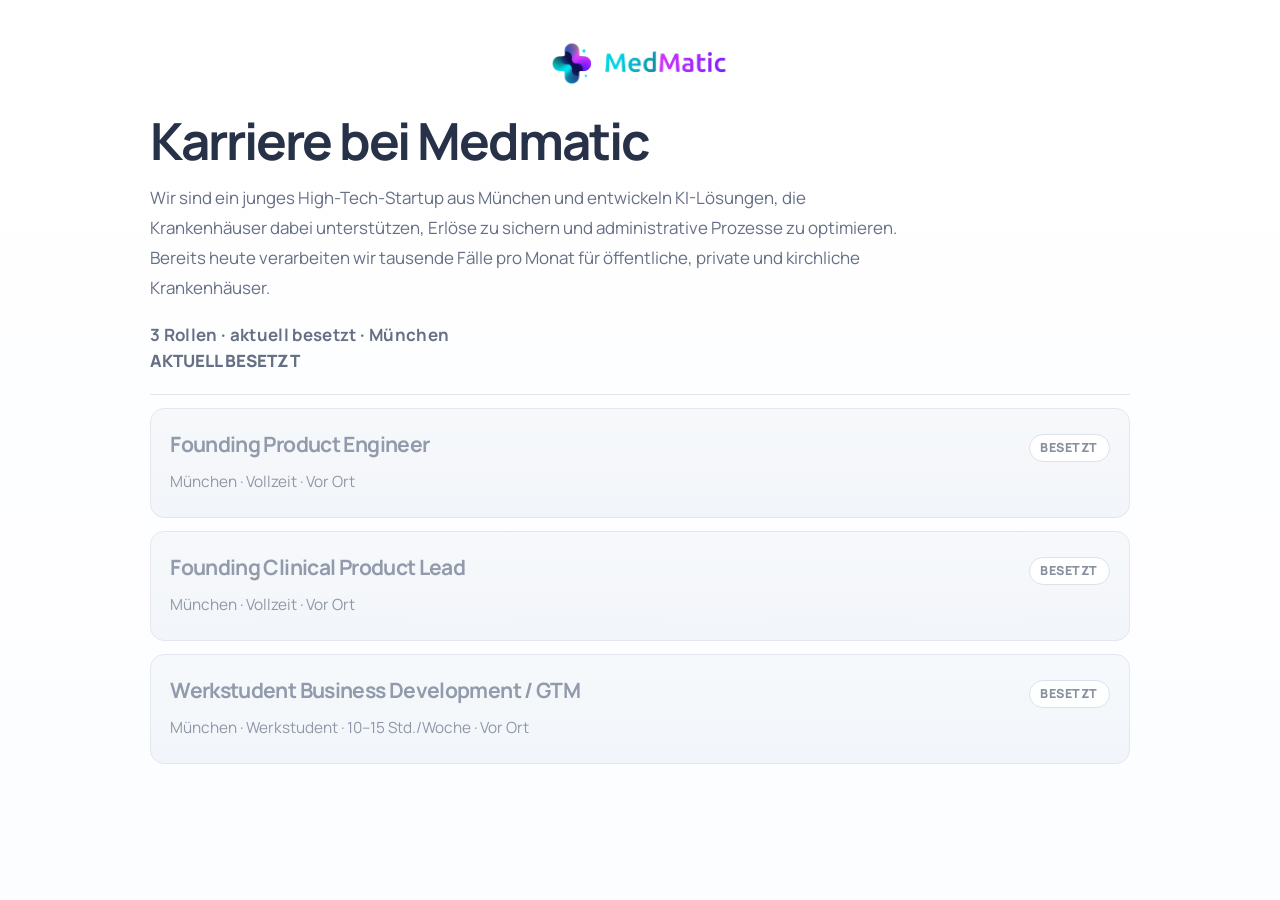
<file: index.html>
<!doctype html>
<html lang="de">
  <head>
    <meta charset="UTF-8" />
    <meta name="viewport" content="width=device-width, initial-scale=1.0" />
    <title>Karriere | Medmatic</title>
    <meta
      name="description"
      content="Karriereseite mit Rollen bei Medmatic. Aktuell sind alle Positionen besetzt."
    />
    <link rel="icon" href="./favicon.ico" sizes="any" />
    <link rel="shortcut icon" href="./favicon.ico" />
    <meta property="og:type" content="website" />
    <meta property="og:site_name" content="Medmatic" />
    <meta property="og:title" content="Karriere | Medmatic" />
    <meta
      property="og:description"
      content="Karriereseite mit Rollen bei Medmatic. Aktuell sind alle Positionen besetzt."
    />
    <meta property="og:image" content="./assets/MedMaticLinkedin.png" />
    <meta property="og:image:type" content="image/png" />
    <meta name="twitter:card" content="summary_large_image" />
    <meta name="twitter:title" content="Karriere | Medmatic" />
    <meta
      name="twitter:description"
      content="Karriereseite mit Rollen bei Medmatic. Aktuell sind alle Positionen besetzt."
    />
    <meta name="twitter:image" content="./assets/MedMaticLinkedin.png" />
    <link rel="preconnect" href="https://fonts.googleapis.com" />
    <link rel="preconnect" href="https://fonts.gstatic.com" crossorigin />
    <link
      href="https://fonts.googleapis.com/css2?family=Manrope:wght@400;500;600;700;800&display=swap"
      rel="stylesheet"
    />
    <link rel="stylesheet" href="./styles.css" />
  </head>
  <body>
    <main class="page-shell page-shell--narrow">
      <article class="job-card">
        <header class="overview-header" data-reveal>
          <a class="brand brand--center brand--link" href="https://medmatic.io/">
            <img
              class="brand__logo"
              src="./assets/Medmatic_Logo.png"
              alt="Medmatic"
            />
          </a>

          <div class="overview-copy">
            <h1>Karriere bei Medmatic</h1>
            <p>
              Wir sind ein junges High-Tech-Startup aus München und entwickeln
              KI-Lösungen, die Krankenhäuser dabei unterstützen, Erlöse zu
              sichern und administrative Prozesse zu optimieren. Bereits heute
              verarbeiten wir tausende Fälle pro Monat für öffentliche, private
              und kirchliche Krankenhäuser.
            </p>
            <p class="overview-subline">3 Rollen · aktuell besetzt · München</p>
          </div>
        </header>

        <section class="section" data-reveal>
          <h2 class="section-heading section-heading--small">Aktuell besetzt</h2>

          <div class="jobs-list">
            <div class="job-row job-row--filled" aria-disabled="true">
              <div class="job-row__header">
                <h3 class="job-row__title">Founding Product Engineer</h3>
                <span class="job-row__status">Besetzt</span>
              </div>
              <div class="job-row__meta">München · Vollzeit · Vor Ort</div>
            </div>
            <div class="job-row job-row--filled" aria-disabled="true">
              <div class="job-row__header">
                <h3 class="job-row__title">Founding Clinical Product Lead</h3>
                <span class="job-row__status">Besetzt</span>
              </div>
              <div class="job-row__meta">München · Vollzeit · Vor Ort</div>
            </div>
            <div class="job-row job-row--filled" aria-disabled="true">
              <div class="job-row__header">
                <h3 class="job-row__title">Werkstudent Business Development / GTM</h3>
                <span class="job-row__status">Besetzt</span>
              </div>
              <div class="job-row__meta">München · Werkstudent · 10–15 Std./Woche · Vor Ort</div>
            </div>
          </div>
        </section>
      </article>
    </main>
    <script src="./script.js"></script>
  </body>
</html>
</file>
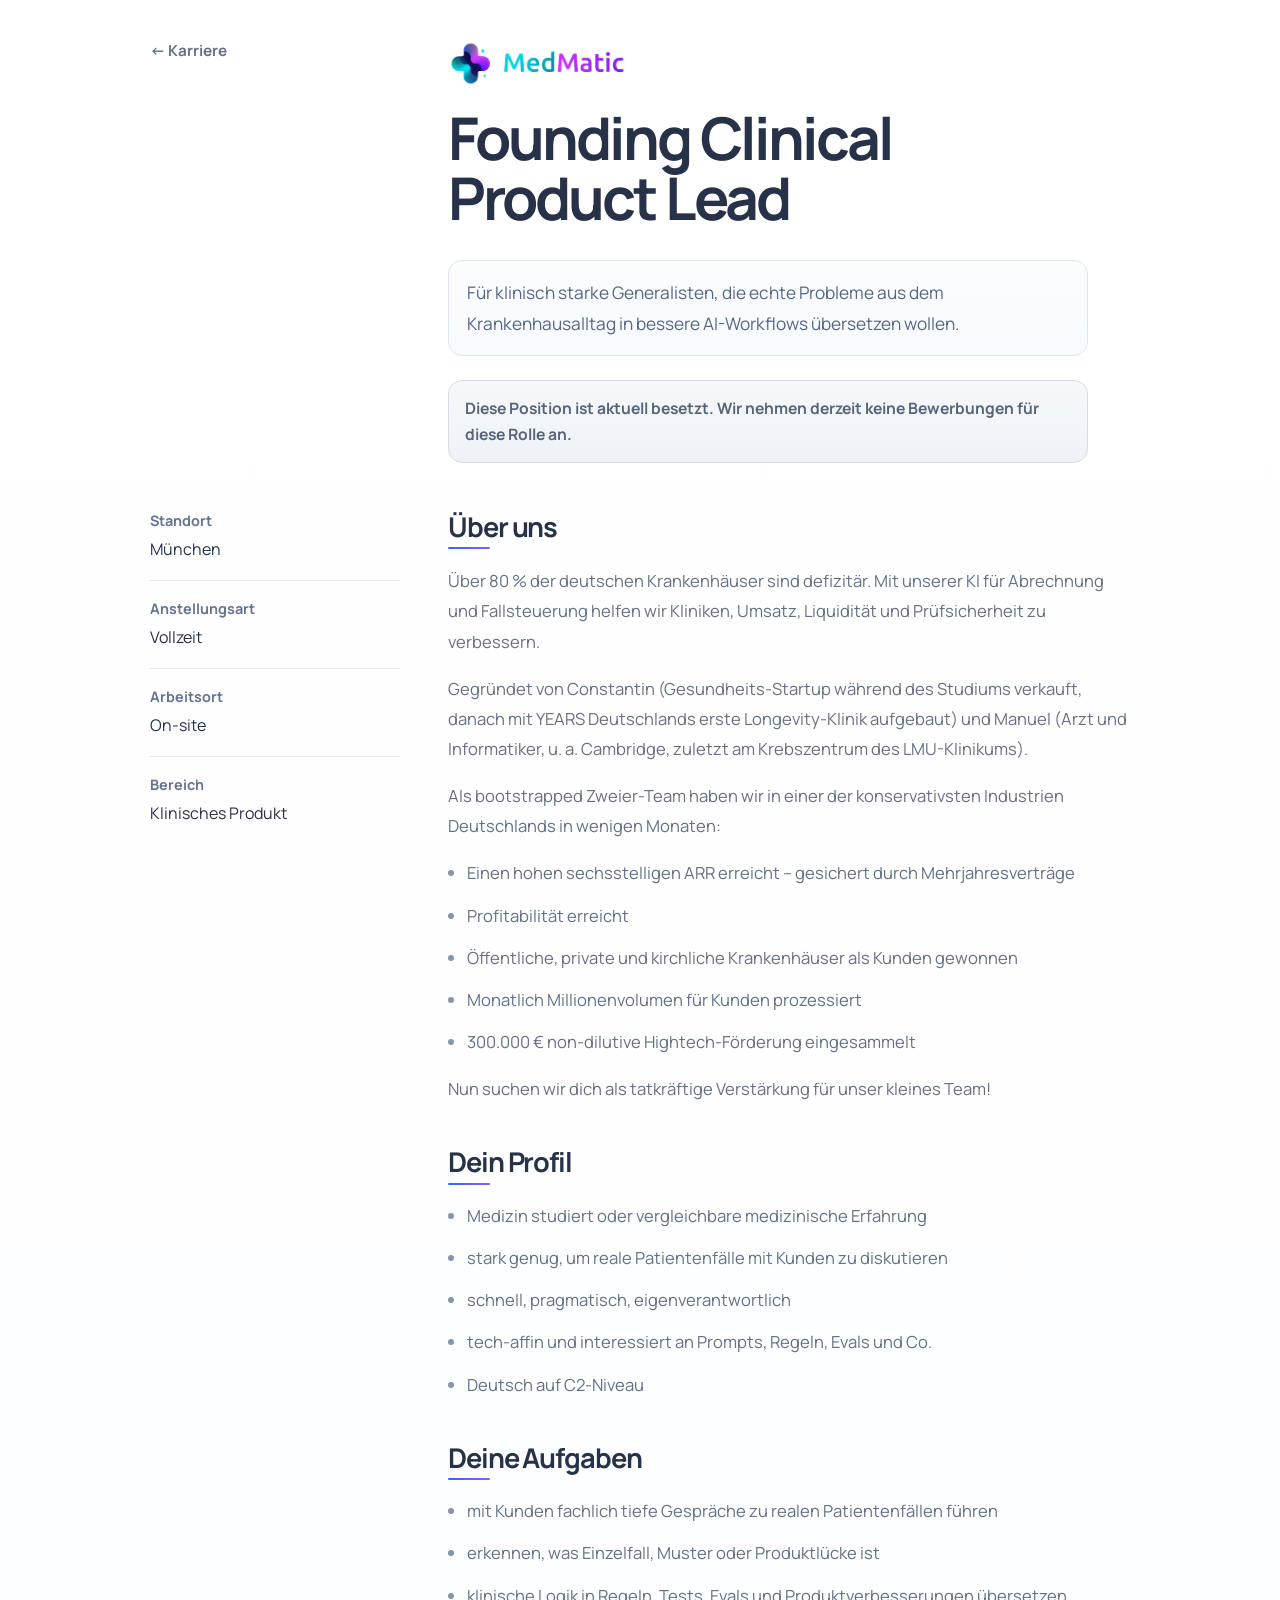
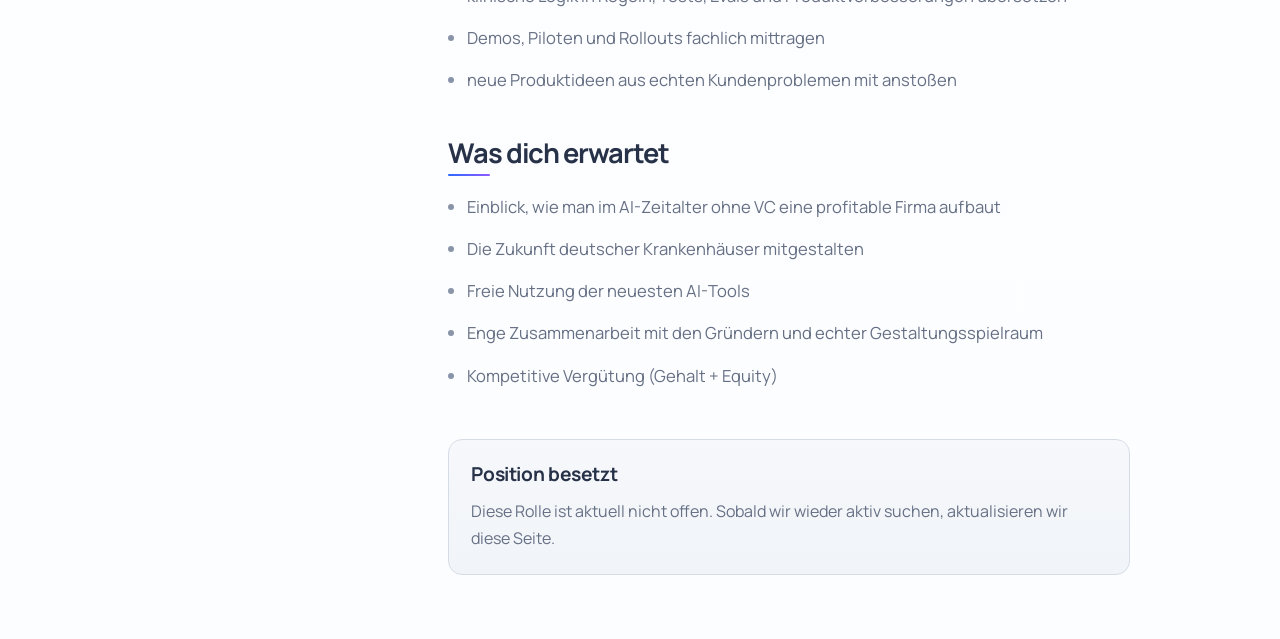
<file: clinical-product-lead.html>
<!doctype html>
<html lang="de">
  <head>
    <meta charset="UTF-8" />
    <meta name="viewport" content="width=device-width, initial-scale=1.0" />
    <title>Founding Clinical Product Lead | Karriere bei Medmatic</title>
    <meta
      name="description"
      content="Karriereseite für die Rolle Founding Clinical Product Lead bei Medmatic."
    />
    <link rel="icon" href="./favicon.ico" sizes="any" />
    <link rel="shortcut icon" href="./favicon.ico" />
    <meta property="og:type" content="website" />
    <meta property="og:site_name" content="Medmatic" />
    <meta
      property="og:title"
      content="Founding Clinical Product Lead | Karriere bei Medmatic"
    />
    <meta
      property="og:description"
      content="Karriereseite für die Rolle Founding Clinical Product Lead bei Medmatic."
    />
    <meta property="og:image" content="./assets/MedMaticLinkedin.png" />
    <meta property="og:image:type" content="image/png" />
    <meta name="twitter:card" content="summary_large_image" />
    <meta
      name="twitter:title"
      content="Founding Clinical Product Lead | Karriere bei Medmatic"
    />
    <meta
      name="twitter:description"
      content="Karriereseite für die Rolle Founding Clinical Product Lead bei Medmatic."
    />
    <meta name="twitter:image" content="./assets/MedMaticLinkedin.png" />
    <link rel="preconnect" href="https://fonts.googleapis.com" />
    <link rel="preconnect" href="https://fonts.gstatic.com" crossorigin />
    <link
      href="https://fonts.googleapis.com/css2?family=Manrope:wght@400;500;600;700;800&display=swap"
      rel="stylesheet"
    />
    <link rel="stylesheet" href="./styles.css" />
  </head>
  <body>
    <main class="page-shell page-shell--narrow">
      <article class="job-card">
        <header class="section--intro" data-reveal>
          <div class="detail-topbar">
            <a class="back-link" href="./index.html">← Karriere</a>
            <a class="brand brand--link" href="https://medmatic.io/">
              <img
                class="brand__logo"
                src="./assets/Medmatic_Logo.png"
                alt="Medmatic"
              />
            </a>
          </div>

          <div class="detail-header">
            <h1 class="detail-title">Founding Clinical Product Lead</h1>
            <div class="detail-pills-mobile" aria-label="Rahmendaten">
              <span class="detail-pill">München</span>
              <span class="detail-pill">Vollzeit</span>
              <span class="detail-pill">On-site</span>
              <span class="detail-pill">Klinisches Produkt</span>
            </div>
            <p class="detail-intro">
              Für klinisch starke Generalisten, die echte Probleme aus dem Krankenhausalltag in bessere AI-Workflows übersetzen wollen.
            </p>
            <p class="detail-status" role="status">
              Diese Position ist aktuell besetzt. Wir nehmen derzeit keine
              Bewerbungen für diese Rolle an.
            </p>
          </div>
        </header>

        <section class="section" data-reveal>
          <div class="detail-layout">
            <aside class="detail-sidebar">
              <div class="meta-list">
                <div class="meta-item">
                  <span class="meta-label">Standort</span>
                  <span class="meta-value">München</span>
                </div>
                <div class="meta-item">
                  <span class="meta-label">Anstellungsart</span>
                  <span class="meta-value">Vollzeit</span>
                </div>
                <div class="meta-item">
                  <span class="meta-label">Arbeitsort</span>
                  <span class="meta-value">On-site</span>
                </div>
                <div class="meta-item">
                  <span class="meta-label">Bereich</span>
                  <span class="meta-value">Klinisches Produkt</span>
                </div>
              </div>
            </aside>

            <div class="detail-content">
              <section class="content-section content-copy">
                <h2>Über uns</h2>
                <p>
                  Über 80 % der deutschen Krankenhäuser sind defizitär. Mit
                  unserer KI für Abrechnung und Fallsteuerung helfen wir
                  Kliniken, Umsatz, Liquidität und Prüfsicherheit zu
                  verbessern.
                </p>
                <p>
                  Gegründet von Constantin (Gesundheits-Startup während des
                  Studiums verkauft, danach mit YEARS Deutschlands erste
                  Longevity-Klinik aufgebaut) und Manuel (Arzt und
                  Informatiker, u. a. Cambridge, zuletzt am Krebszentrum des
                  LMU-Klinikums).
                </p>
                <p>
                  Als bootstrapped Zweier-Team haben wir in einer der
                  konservativsten Industrien Deutschlands in wenigen Monaten:
                </p>
                <ul>
                  <li>Einen hohen sechsstelligen ARR erreicht – gesichert durch Mehrjahresverträge</li>
                  <li>Profitabilität erreicht</li>
                  <li>Öffentliche, private und kirchliche Krankenhäuser als Kunden gewonnen</li>
                  <li>Monatlich Millionenvolumen für Kunden prozessiert</li>
                  <li>300.000 € non-dilutive Hightech-Förderung eingesammelt</li>
                </ul>
                <p>
                  Nun suchen wir dich als tatkräftige Verstärkung für unser kleines Team!
                                  </p>
              </section>

              <section class="content-section content-copy" id="profil">
                <h2>Dein Profil</h2>
                <ul>
                  <li>Medizin studiert oder vergleichbare medizinische Erfahrung</li>
                  <li>stark genug, um reale Patientenfälle mit Kunden zu diskutieren</li>
                  <li>schnell, pragmatisch, eigenverantwortlich</li>
                  <li>tech-affin und interessiert an Prompts, Regeln, Evals und Co.</li>
                  <li>Deutsch auf C2-Niveau</li>
                </ul>
              </section>

              <section class="content-section content-copy">
                <h2>Deine Aufgaben</h2>
                <ul>
                  <li>mit Kunden fachlich tiefe Gespräche zu realen Patientenfällen führen</li>
                  <li>erkennen, was Einzelfall, Muster oder Produktlücke ist</li>
                  <li>klinische Logik in Regeln, Tests, Evals und Produktverbesserungen übersetzen</li>
                  <li>Demos, Piloten und Rollouts fachlich mittragen</li>
                  <li>neue Produktideen aus echten Kundenproblemen mit anstoßen</li>
                </ul>
              </section>

              <section class="content-section content-copy">
                <h2>Was dich erwartet</h2>
                <ul>
                  <li>Einblick, wie man im AI-Zeitalter ohne VC eine profitable Firma aufbaut</li>
                  <li>Die Zukunft deutscher Krankenhäuser mitgestalten</li>
                  <li>Freie Nutzung der neuesten AI-Tools</li>
                  <li>Enge Zusammenarbeit mit den Gründern und echter Gestaltungsspielraum</li>
                  <li>Kompetitive Vergütung (Gehalt + Equity)</li>
                </ul>
              </section>

              <section class="apply-box apply-box--filled">
                <h2>Position besetzt</h2>
                <p>
                  Diese Rolle ist aktuell nicht offen. Sobald wir wieder aktiv
                  suchen, aktualisieren wir diese Seite.
                </p>
              </section>
            </div>
          </div>
        </section>
      </article>
    </main>
    <script src="./script.js"></script>
  </body>
</html>
</file>
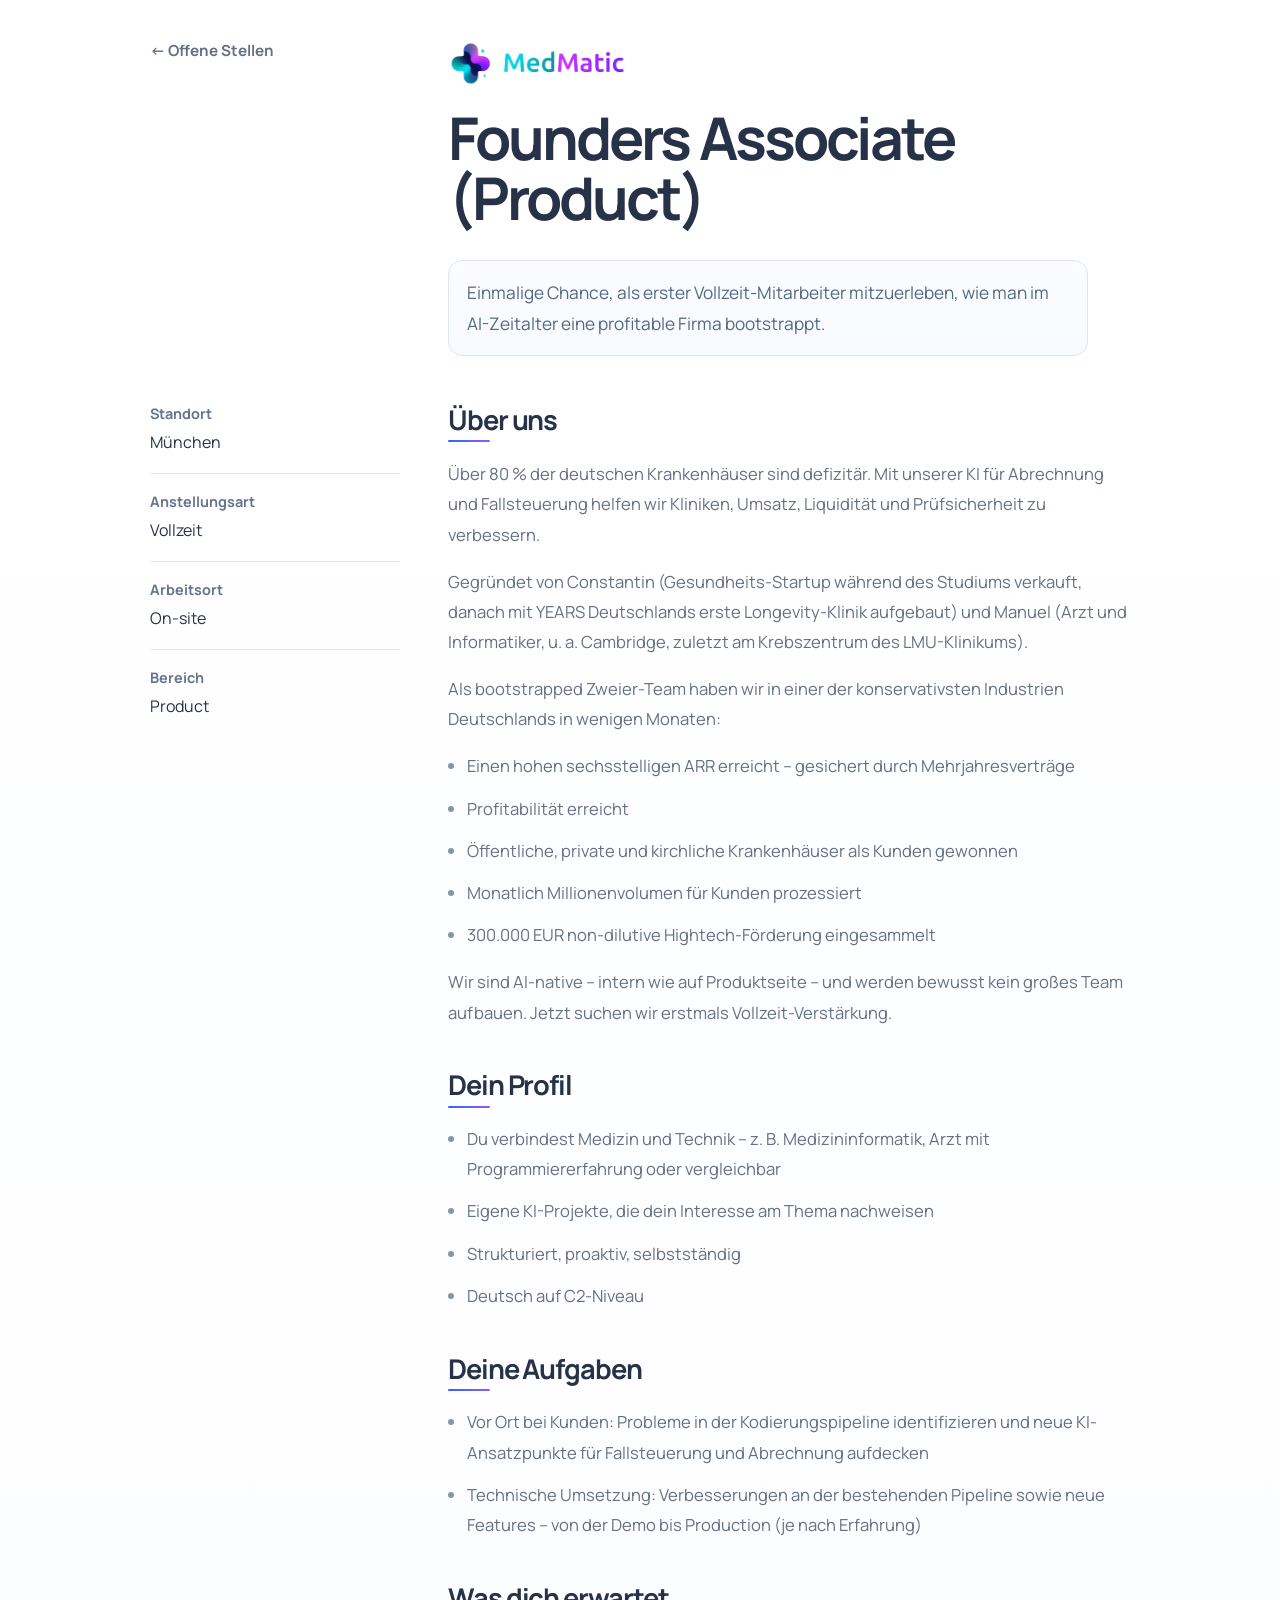
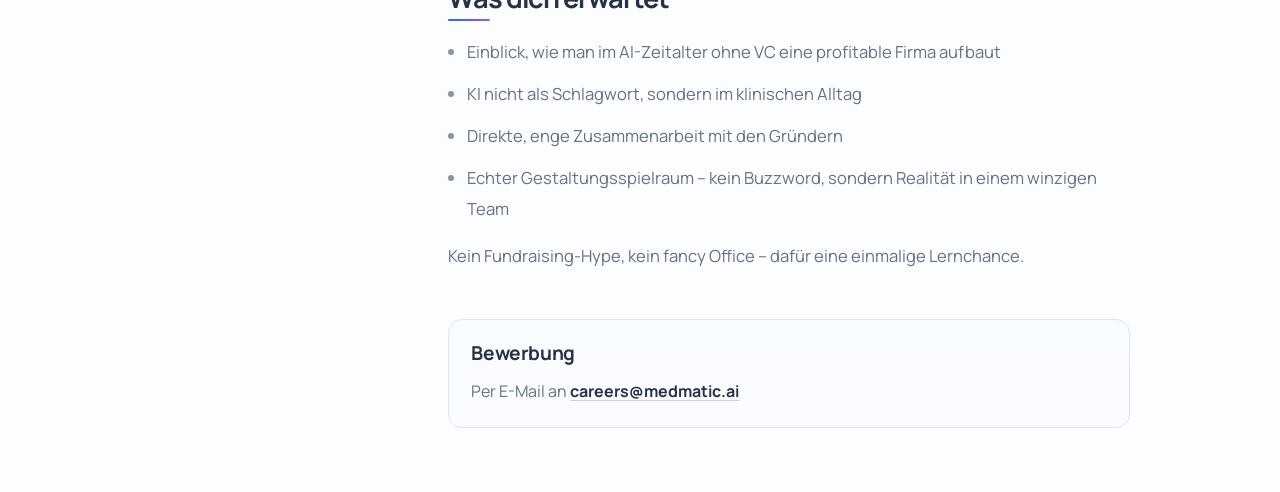
<file: founders-associate-product.html>
<!doctype html>
<html lang="de">
  <head>
    <meta charset="UTF-8" />
    <meta name="viewport" content="width=device-width, initial-scale=1.0" />
    <title>Founders Associate (Product) | Karriere bei Medmatic</title>
    <meta
      name="description"
      content="Karriereseite für die Rolle Founders Associate (Product) bei Medmatic."
    />
    <link rel="icon" href="./favicon.ico" sizes="any" />
    <link rel="shortcut icon" href="./favicon.ico" />
    <meta property="og:type" content="website" />
    <meta property="og:site_name" content="Medmatic" />
    <meta
      property="og:title"
      content="Founders Associate (Product) | Karriere bei Medmatic"
    />
    <meta
      property="og:description"
      content="Karriereseite für die Rolle Founders Associate (Product) bei Medmatic."
    />
    <meta property="og:image" content="./assets/MedMaticLinkedin.png" />
    <meta property="og:image:type" content="image/png" />
    <meta name="twitter:card" content="summary_large_image" />
    <meta
      name="twitter:title"
      content="Founders Associate (Product) | Karriere bei Medmatic"
    />
    <meta
      name="twitter:description"
      content="Karriereseite für die Rolle Founders Associate (Product) bei Medmatic."
    />
    <meta name="twitter:image" content="./assets/MedMaticLinkedin.png" />
    <link rel="preconnect" href="https://fonts.googleapis.com" />
    <link rel="preconnect" href="https://fonts.gstatic.com" crossorigin />
    <link
      href="https://fonts.googleapis.com/css2?family=Manrope:wght@400;500;600;700;800&display=swap"
      rel="stylesheet"
    />
    <link rel="stylesheet" href="./styles.css" />
  </head>
  <body>
    <main class="page-shell page-shell--narrow">
      <article class="job-card">
        <header class="section--intro" data-reveal>
          <div class="detail-topbar">
            <a class="back-link" href="./index.html">← Offene Stellen</a>
            <a class="brand brand--link" href="https://medmatic.io/">
              <img
                class="brand__logo"
                src="./assets/Medmatic_Logo.png"
                alt="Medmatic"
              />
            </a>
          </div>

          <div class="detail-header">
            <h1 class="detail-title">Founders Associate (Product)</h1>
            <div class="detail-pills-mobile" aria-label="Rahmendaten">
              <span class="detail-pill">München</span>
              <span class="detail-pill">Vollzeit</span>
              <span class="detail-pill">On-site</span>
              <span class="detail-pill">Product</span>
            </div>
            <p class="detail-intro">
              Einmalige Chance, als erster Vollzeit-Mitarbeiter mitzuerleben,
              wie man im AI-Zeitalter eine profitable Firma bootstrappt.
            </p>
          </div>
        </header>

        <section class="section" data-reveal>
          <div class="detail-layout">
            <aside class="detail-sidebar">
              <div class="meta-list">
                <div class="meta-item">
                  <span class="meta-label">Standort</span>
                  <span class="meta-value">München</span>
                </div>
                <div class="meta-item">
                  <span class="meta-label">Anstellungsart</span>
                  <span class="meta-value">Vollzeit</span>
                </div>
                <div class="meta-item">
                  <span class="meta-label">Arbeitsort</span>
                  <span class="meta-value">On-site</span>
                </div>
                <div class="meta-item">
                  <span class="meta-label">Bereich</span>
                  <span class="meta-value">Product</span>
                </div>
              </div>
            </aside>

            <div class="detail-content">
              <section class="content-section content-copy">
                <h2>Über uns</h2>
                <p>
                  Über 80 % der deutschen Krankenhäuser sind defizitär. Mit
                  unserer KI für Abrechnung und Fallsteuerung helfen wir
                  Kliniken, Umsatz, Liquidität und Prüfsicherheit zu
                  verbessern.
                </p>
                <p>
                  Gegründet von Constantin (Gesundheits-Startup während des
                  Studiums verkauft, danach mit YEARS Deutschlands erste
                  Longevity-Klinik aufgebaut) und Manuel (Arzt und
                  Informatiker, u. a. Cambridge, zuletzt am Krebszentrum des
                  LMU-Klinikums).
                </p>
                <p>
                  Als bootstrapped Zweier-Team haben wir in einer der
                  konservativsten Industrien Deutschlands in wenigen Monaten:
                </p>
                <ul>
                  <li>Einen hohen sechsstelligen ARR erreicht – gesichert durch Mehrjahresverträge</li>
                  <li>Profitabilität erreicht</li>
                  <li>Öffentliche, private und kirchliche Krankenhäuser als Kunden gewonnen</li>
                  <li>Monatlich Millionenvolumen für Kunden prozessiert</li>
                  <li>300.000 EUR non-dilutive Hightech-Förderung eingesammelt</li>
                </ul>
                <p>
                  Wir sind AI-native – intern wie auf Produktseite – und werden
                  bewusst kein großes Team aufbauen. Jetzt suchen wir erstmals
                  Vollzeit-Verstärkung.
                </p>
              </section>

              <section class="content-section content-copy" id="profil">
                <h2>Dein Profil</h2>
                <ul>
                  <li>Du verbindest Medizin und Technik – z. B. Medizininformatik, Arzt mit Programmiererfahrung oder vergleichbar</li>
                  <li>Eigene KI-Projekte, die dein Interesse am Thema nachweisen</li>
                  <li>Strukturiert, proaktiv, selbstständig</li>
                  <li>Deutsch auf C2-Niveau</li>
                </ul>
              </section>

              <section class="content-section content-copy">
                <h2>Deine Aufgaben</h2>
                <ul>
                  <li>Vor Ort bei Kunden: Probleme in der Kodierungspipeline identifizieren und neue KI-Ansatzpunkte für Fallsteuerung und Abrechnung aufdecken</li>
                  <li>Technische Umsetzung: Verbesserungen an der bestehenden Pipeline sowie neue Features – von der Demo bis Production (je nach Erfahrung)</li>
                </ul>
              </section>

              <section class="content-section content-copy">
                <h2>Was dich erwartet</h2>
                <ul>
                  <li>Einblick, wie man im AI-Zeitalter ohne VC eine profitable Firma aufbaut</li>
                  <li>KI nicht als Schlagwort, sondern im klinischen Alltag</li>
                  <li>Direkte, enge Zusammenarbeit mit den Gründern</li>
                  <li>Echter Gestaltungsspielraum – kein Buzzword, sondern Realität in einem winzigen Team</li>
                </ul>
                <p>
                  Kein Fundraising-Hype, kein fancy Office – dafür eine
                  einmalige Lernchance.
                </p>
              </section>

              <section class="apply-box">
                <h2>Bewerbung</h2>
                <p>
                  Per E-Mail an
                  <a class="text-link" href="mailto:careers@medmatic.ai">
                    careers@medmatic.ai
                  </a>
                </p>
              </section>
            </div>
          </div>
        </section>
      </article>
    </main>
    <script src="./script.js"></script>
  </body>
</html>
</file>
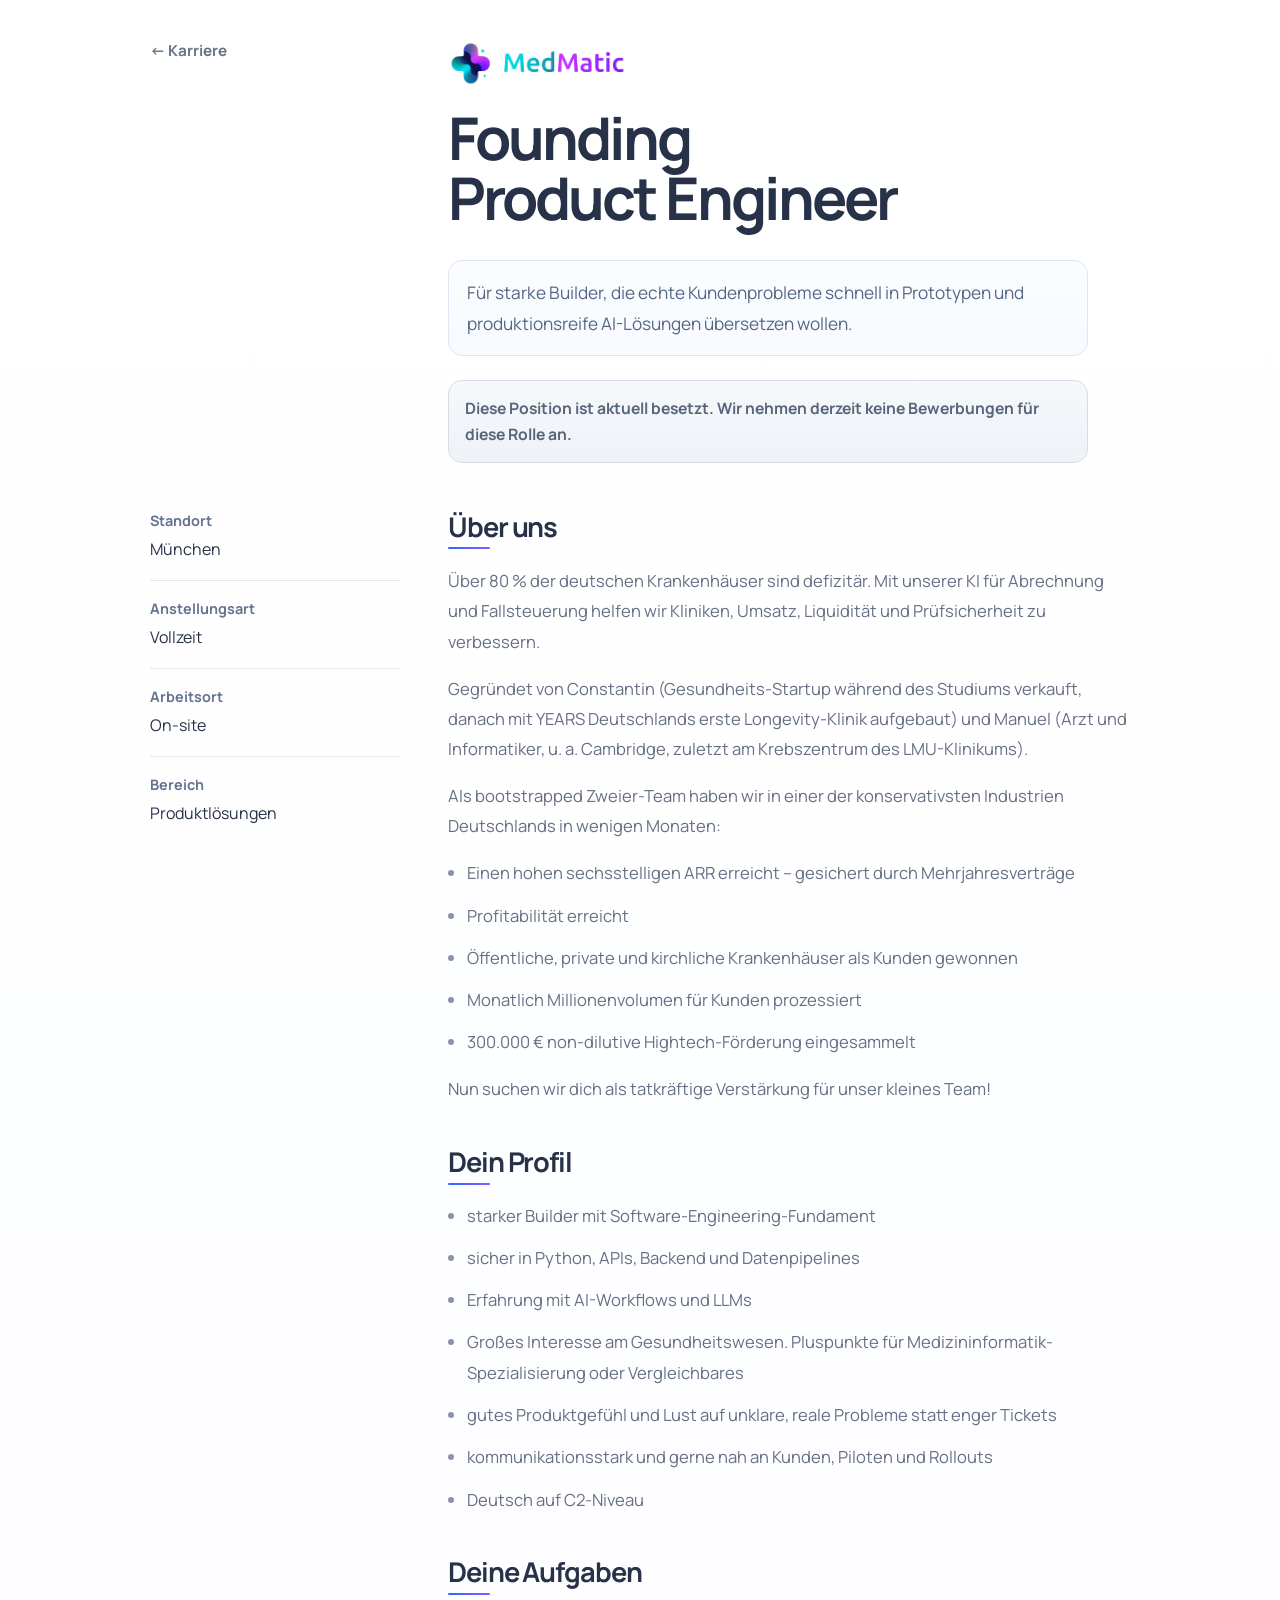
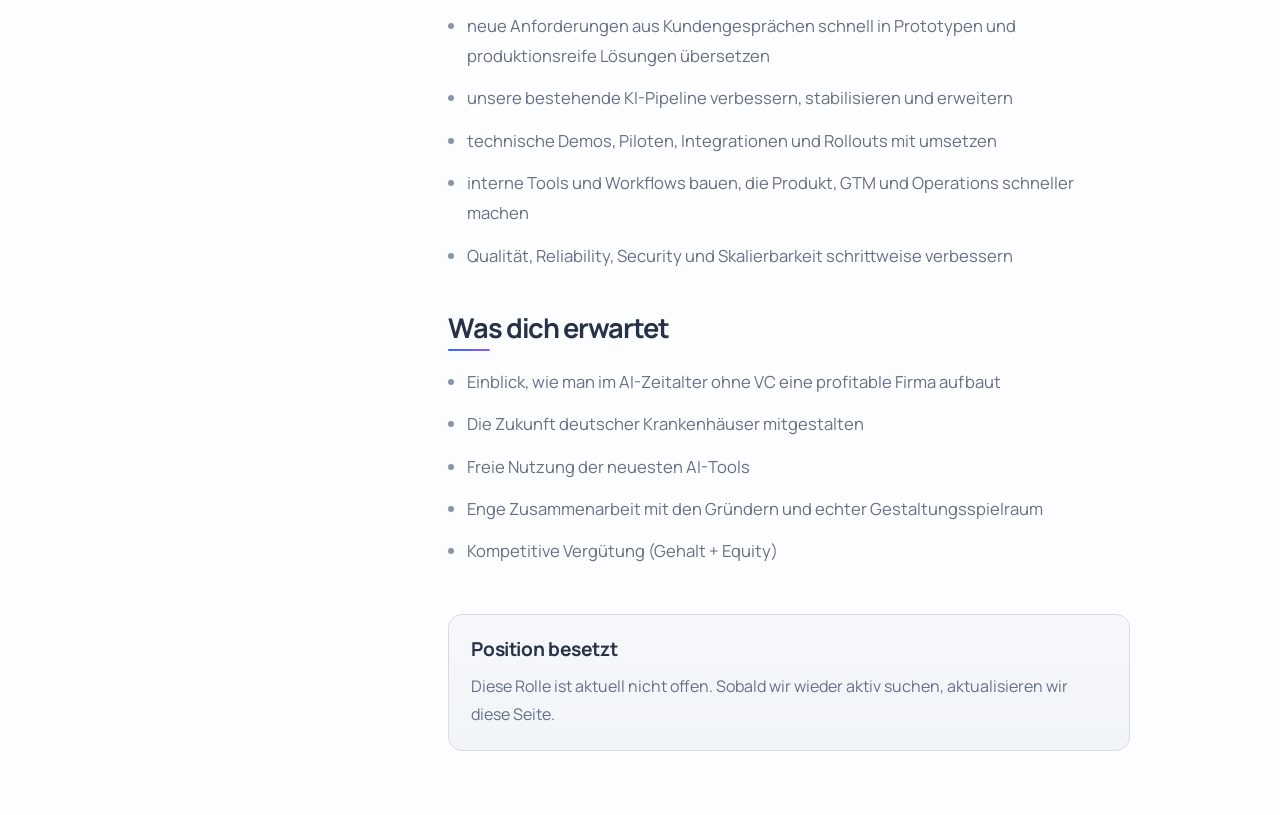
<file: founding-product-engineer.html>
<!doctype html>
<html lang="de">
  <head>
    <meta charset="UTF-8" />
    <meta name="viewport" content="width=device-width, initial-scale=1.0" />
    <title>Founding Product Engineer | Karriere bei Medmatic</title>
    <meta
      name="description"
      content="Karriereseite für die Rolle Founding Product Engineer bei Medmatic."
    />
    <link rel="icon" href="./favicon.ico" sizes="any" />
    <link rel="shortcut icon" href="./favicon.ico" />
    <meta property="og:type" content="website" />
    <meta property="og:site_name" content="Medmatic" />
    <meta
      property="og:title"
      content="Founding Product Engineer | Karriere bei Medmatic"
    />
    <meta
      property="og:description"
      content="Karriereseite für die Rolle Founding Product Engineer bei Medmatic."
    />
    <meta property="og:image" content="./assets/MedMaticLinkedin.png" />
    <meta property="og:image:type" content="image/png" />
    <meta name="twitter:card" content="summary_large_image" />
    <meta
      name="twitter:title"
      content="Founding Product Engineer | Karriere bei Medmatic"
    />
    <meta
      name="twitter:description"
      content="Karriereseite für die Rolle Founding Product Engineer bei Medmatic."
    />
    <meta name="twitter:image" content="./assets/MedMaticLinkedin.png" />
    <link rel="preconnect" href="https://fonts.googleapis.com" />
    <link rel="preconnect" href="https://fonts.gstatic.com" crossorigin />
    <link
      href="https://fonts.googleapis.com/css2?family=Manrope:wght@400;500;600;700;800&display=swap"
      rel="stylesheet"
    />
    <link rel="stylesheet" href="./styles.css" />
  </head>
  <body>
    <main class="page-shell page-shell--narrow">
      <article class="job-card">
        <header class="section--intro" data-reveal>
          <div class="detail-topbar">
            <a class="back-link" href="./index.html">← Karriere</a>
            <a class="brand brand--link" href="https://medmatic.io/">
              <img
                class="brand__logo"
                src="./assets/Medmatic_Logo.png"
                alt="Medmatic"
              />
            </a>
          </div>

          <div class="detail-header">
            <h1 class="detail-title">Founding Product Engineer</h1>
            <div class="detail-pills-mobile" aria-label="Rahmendaten">
              <span class="detail-pill">München</span>
              <span class="detail-pill">Vollzeit</span>
              <span class="detail-pill">On-site</span>
              <span class="detail-pill">Produktlösungen</span>
            </div>
            <p class="detail-intro">
              Für starke Builder, die echte Kundenprobleme schnell in
              Prototypen und produktionsreife AI-Lösungen übersetzen wollen.
            </p>
            <p class="detail-status" role="status">
              Diese Position ist aktuell besetzt. Wir nehmen derzeit keine
              Bewerbungen für diese Rolle an.
            </p>
          </div>
        </header>

        <section class="section" data-reveal>
          <div class="detail-layout">
            <aside class="detail-sidebar">
              <div class="meta-list">
                <div class="meta-item">
                  <span class="meta-label">Standort</span>
                  <span class="meta-value">München</span>
                </div>
                <div class="meta-item">
                  <span class="meta-label">Anstellungsart</span>
                  <span class="meta-value">Vollzeit</span>
                </div>
                <div class="meta-item">
                  <span class="meta-label">Arbeitsort</span>
                  <span class="meta-value">On-site</span>
                </div>
                <div class="meta-item">
                  <span class="meta-label">Bereich</span>
                  <span class="meta-value">Produktlösungen</span>
                </div>
              </div>
            </aside>

            <div class="detail-content">
              <section class="content-section content-copy">
                <h2>Über uns</h2>
                <p>
                  Über 80 % der deutschen Krankenhäuser sind defizitär. Mit
                  unserer KI für Abrechnung und Fallsteuerung helfen wir
                  Kliniken, Umsatz, Liquidität und Prüfsicherheit zu
                  verbessern.
                </p>
                <p>
                  Gegründet von Constantin (Gesundheits-Startup während des
                  Studiums verkauft, danach mit YEARS Deutschlands erste
                  Longevity-Klinik aufgebaut) und Manuel (Arzt und
                  Informatiker, u. a. Cambridge, zuletzt am Krebszentrum des
                  LMU-Klinikums).
                </p>
                <p>
                  Als bootstrapped Zweier-Team haben wir in einer der
                  konservativsten Industrien Deutschlands in wenigen Monaten:
                </p>
                <ul>
                  <li>Einen hohen sechsstelligen ARR erreicht – gesichert durch Mehrjahresverträge</li>
                  <li>Profitabilität erreicht</li>
                  <li>Öffentliche, private und kirchliche Krankenhäuser als Kunden gewonnen</li>
                  <li>Monatlich Millionenvolumen für Kunden prozessiert</li>
                  <li>300.000 € non-dilutive Hightech-Förderung eingesammelt</li>
                </ul>
                <p>
Nun suchen wir dich als tatkräftige Verstärkung für unser kleines Team!
                </p>
              </section>

              <section class="content-section content-copy" id="profil">
                <h2>Dein Profil</h2>
                <ul>
                  <li>starker Builder mit Software-Engineering-Fundament</li>
                  <li>sicher in Python, APIs, Backend und Datenpipelines</li>
                  <li>Erfahrung mit AI-Workflows und LLMs</li>
                  <li>Großes Interesse am Gesundheitswesen. Pluspunkte für Medizininformatik-Spezialisierung oder Vergleichbares</li>
                  <li>gutes Produktgefühl und Lust auf unklare, reale Probleme statt enger Tickets</li>
                  <li>kommunikationsstark und gerne nah an Kunden, Piloten und Rollouts</li>
                  <li>Deutsch auf C2-Niveau</li>
                </ul>
              </section>

              <section class="content-section content-copy">
                <h2>Deine Aufgaben</h2>
                <ul>
                  <li>neue Anforderungen aus Kundengesprächen schnell in Prototypen und produktionsreife Lösungen übersetzen</li>
                  <li>unsere bestehende KI-Pipeline verbessern, stabilisieren und erweitern</li>
                  <li>technische Demos, Piloten, Integrationen und Rollouts mit umsetzen</li>
                  <li>interne Tools und Workflows bauen, die Produkt, GTM und Operations schneller machen</li>
                  <li>Qualität, Reliability, Security und Skalierbarkeit schrittweise verbessern</li>
                </ul>
              </section>

              <section class="content-section content-copy">
                <h2>Was dich erwartet</h2>
                <ul>
                  <li>Einblick, wie man im AI-Zeitalter ohne VC eine profitable Firma aufbaut</li>
                  <li>Die Zukunft deutscher Krankenhäuser mitgestalten</li>
                  <li>Freie Nutzung der neuesten AI-Tools</li>
                  <li>Enge Zusammenarbeit mit den Gründern und echter Gestaltungsspielraum</li>
                  <li>Kompetitive Vergütung (Gehalt + Equity)</li>
                </ul>
              </section>

              <section class="apply-box apply-box--filled">
                <h2>Position besetzt</h2>
                <p>
                  Diese Rolle ist aktuell nicht offen. Sobald wir wieder aktiv
                  suchen, aktualisieren wir diese Seite.
                </p>
              </section>
            </div>
          </div>
        </section>
      </article>
    </main>
    <script src="./script.js"></script>
  </body>
</html>
</file>
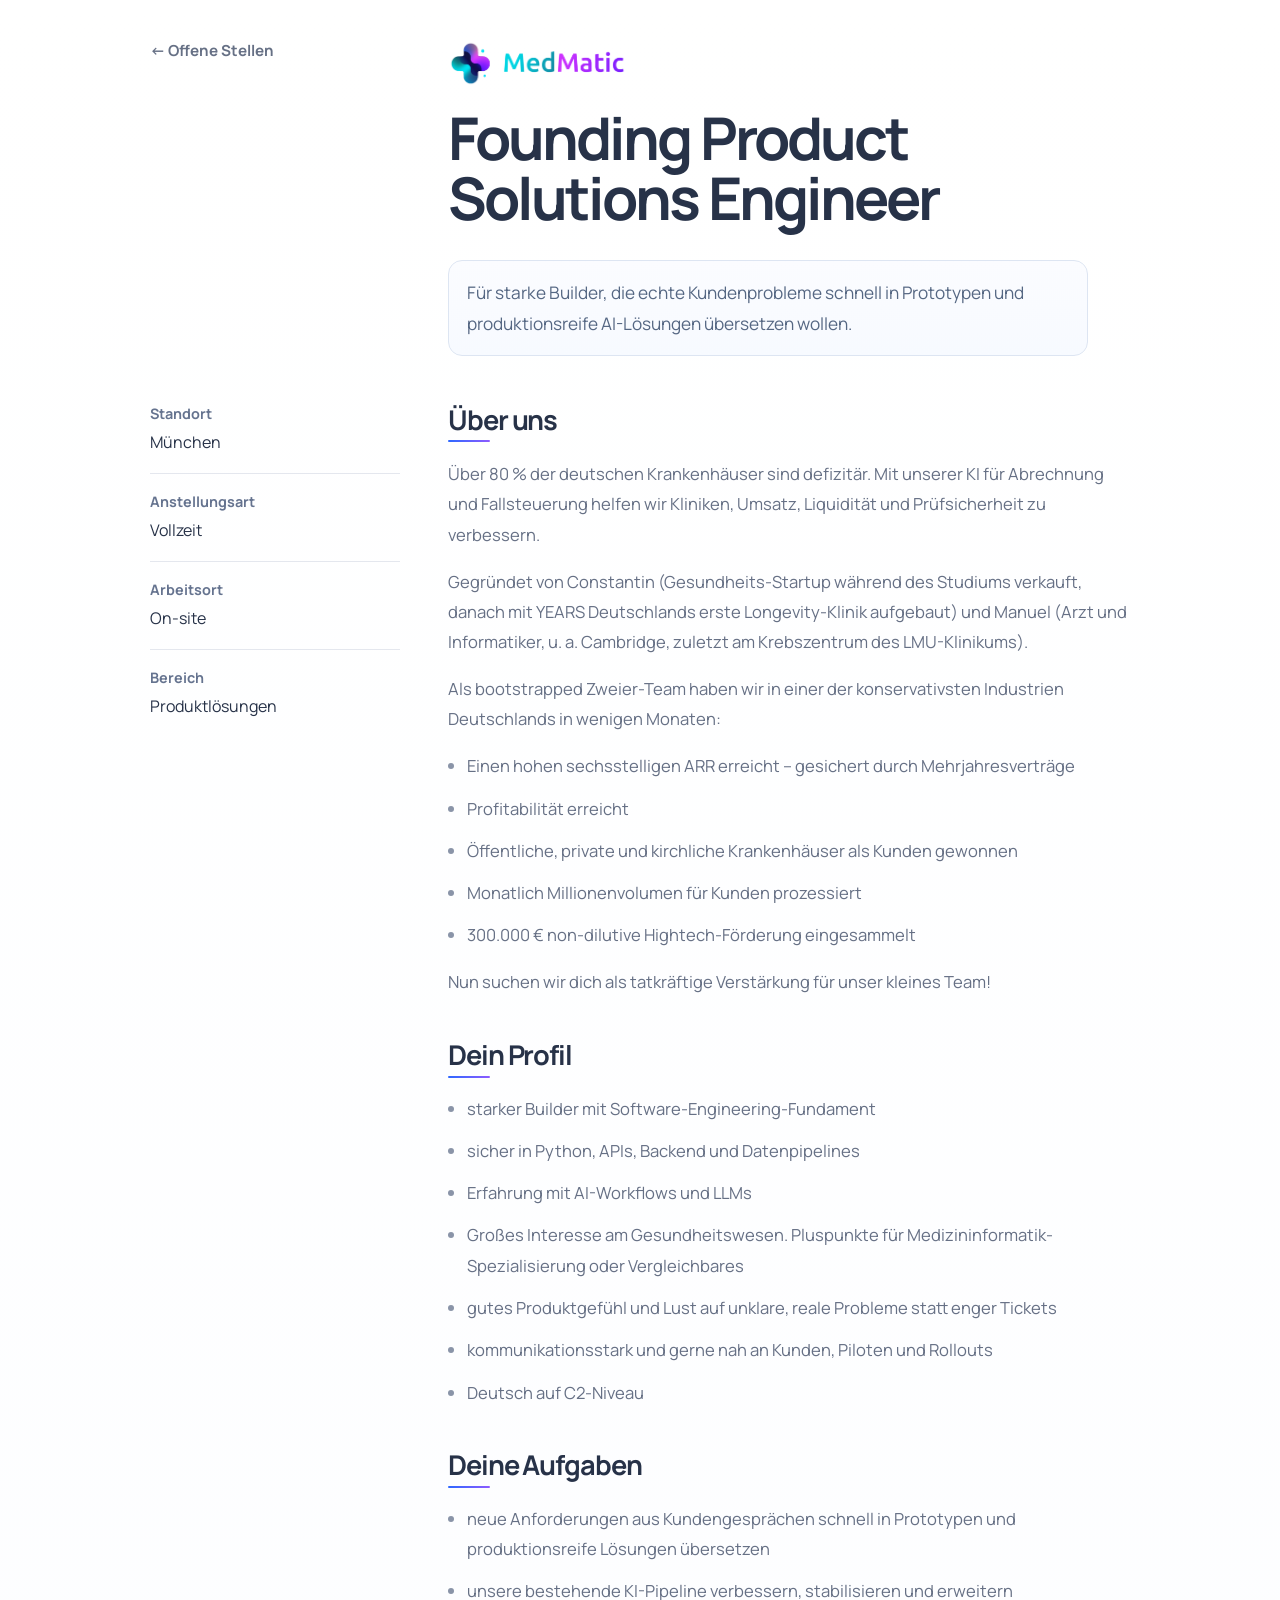
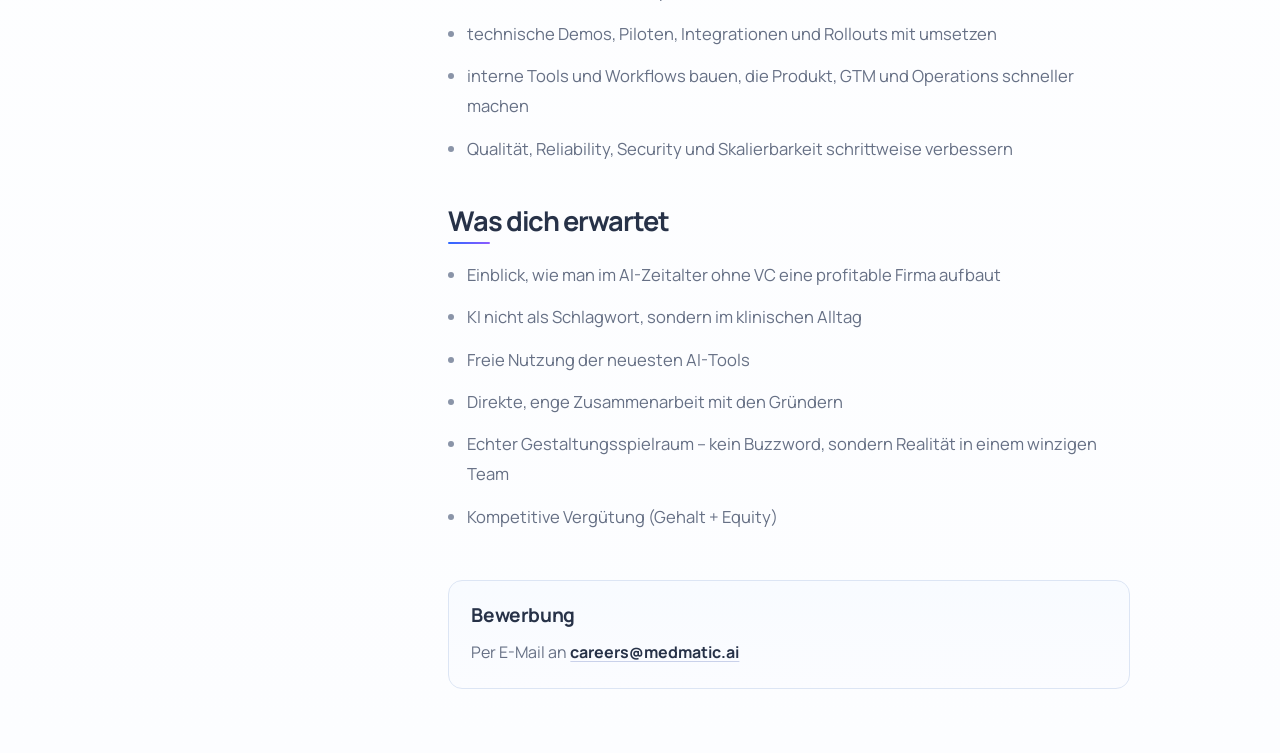
<file: founding-product-solutions-engineer.html>
<!doctype html>
<html lang="de">
  <head>
    <meta charset="UTF-8" />
    <meta name="viewport" content="width=device-width, initial-scale=1.0" />
    <title>Founding Product Solutions Engineer | Karriere bei Medmatic</title>
    <meta
      name="description"
      content="Karriereseite für die Rolle Founding Product Solutions Engineer bei Medmatic."
    />
    <link rel="icon" href="./favicon.ico" sizes="any" />
    <link rel="shortcut icon" href="./favicon.ico" />
    <meta property="og:type" content="website" />
    <meta property="og:site_name" content="Medmatic" />
    <meta
      property="og:title"
      content="Founding Product Solutions Engineer | Karriere bei Medmatic"
    />
    <meta
      property="og:description"
      content="Karriereseite für die Rolle Founding Product Solutions Engineer bei Medmatic."
    />
    <meta property="og:image" content="./assets/MedMaticLinkedin.png" />
    <meta property="og:image:type" content="image/png" />
    <meta name="twitter:card" content="summary_large_image" />
    <meta
      name="twitter:title"
      content="Founding Product Solutions Engineer | Karriere bei Medmatic"
    />
    <meta
      name="twitter:description"
      content="Karriereseite für die Rolle Founding Product Solutions Engineer bei Medmatic."
    />
    <meta name="twitter:image" content="./assets/MedMaticLinkedin.png" />
    <link rel="preconnect" href="https://fonts.googleapis.com" />
    <link rel="preconnect" href="https://fonts.gstatic.com" crossorigin />
    <link
      href="https://fonts.googleapis.com/css2?family=Manrope:wght@400;500;600;700;800&display=swap"
      rel="stylesheet"
    />
    <link rel="stylesheet" href="./styles.css" />
  </head>
  <body>
    <main class="page-shell page-shell--narrow">
      <article class="job-card">
        <header class="section--intro" data-reveal>
          <div class="detail-topbar">
            <a class="back-link" href="./index.html">← Offene Stellen</a>
            <a class="brand brand--link" href="https://medmatic.io/">
              <img
                class="brand__logo"
                src="./assets/Medmatic_Logo.png"
                alt="Medmatic"
              />
            </a>
          </div>

          <div class="detail-header">
            <h1 class="detail-title">Founding Product Solutions Engineer</h1>
            <div class="detail-pills-mobile" aria-label="Rahmendaten">
              <span class="detail-pill">München</span>
              <span class="detail-pill">Vollzeit</span>
              <span class="detail-pill">On-site</span>
              <span class="detail-pill">Produktlösungen</span>
            </div>
            <p class="detail-intro">
              Für starke Builder, die echte Kundenprobleme schnell in
              Prototypen und produktionsreife AI-Lösungen übersetzen wollen.
            </p>
          </div>
        </header>

        <section class="section" data-reveal>
          <div class="detail-layout">
            <aside class="detail-sidebar">
              <div class="meta-list">
                <div class="meta-item">
                  <span class="meta-label">Standort</span>
                  <span class="meta-value">München</span>
                </div>
                <div class="meta-item">
                  <span class="meta-label">Anstellungsart</span>
                  <span class="meta-value">Vollzeit</span>
                </div>
                <div class="meta-item">
                  <span class="meta-label">Arbeitsort</span>
                  <span class="meta-value">On-site</span>
                </div>
                <div class="meta-item">
                  <span class="meta-label">Bereich</span>
                  <span class="meta-value">Produktlösungen</span>
                </div>
              </div>
            </aside>

            <div class="detail-content">
              <section class="content-section content-copy">
                <h2>Über uns</h2>
                <p>
                  Über 80 % der deutschen Krankenhäuser sind defizitär. Mit
                  unserer KI für Abrechnung und Fallsteuerung helfen wir
                  Kliniken, Umsatz, Liquidität und Prüfsicherheit zu
                  verbessern.
                </p>
                <p>
                  Gegründet von Constantin (Gesundheits-Startup während des
                  Studiums verkauft, danach mit YEARS Deutschlands erste
                  Longevity-Klinik aufgebaut) und Manuel (Arzt und
                  Informatiker, u. a. Cambridge, zuletzt am Krebszentrum des
                  LMU-Klinikums).
                </p>
                <p>
                  Als bootstrapped Zweier-Team haben wir in einer der
                  konservativsten Industrien Deutschlands in wenigen Monaten:
                </p>
                <ul>
                  <li>Einen hohen sechsstelligen ARR erreicht – gesichert durch Mehrjahresverträge</li>
                  <li>Profitabilität erreicht</li>
                  <li>Öffentliche, private und kirchliche Krankenhäuser als Kunden gewonnen</li>
                  <li>Monatlich Millionenvolumen für Kunden prozessiert</li>
                  <li>300.000 € non-dilutive Hightech-Förderung eingesammelt</li>
                </ul>
                <p>
Nun suchen wir dich als tatkräftige Verstärkung für unser kleines Team!
                </p>
              </section>

              <section class="content-section content-copy" id="profil">
                <h2>Dein Profil</h2>
                <ul>
                  <li>starker Builder mit Software-Engineering-Fundament</li>
                  <li>sicher in Python, APIs, Backend und Datenpipelines</li>
                  <li>Erfahrung mit AI-Workflows und LLMs</li>
                  <li>Großes Interesse am Gesundheitswesen. Pluspunkte für Medizininformatik-Spezialisierung oder Vergleichbares</li>
                  <li>gutes Produktgefühl und Lust auf unklare, reale Probleme statt enger Tickets</li>
                  <li>kommunikationsstark und gerne nah an Kunden, Piloten und Rollouts</li>
                  <li>Deutsch auf C2-Niveau</li>
                </ul>
              </section>

              <section class="content-section content-copy">
                <h2>Deine Aufgaben</h2>
                <ul>
                  <li>neue Anforderungen aus Kundengesprächen schnell in Prototypen und produktionsreife Lösungen übersetzen</li>
                  <li>unsere bestehende KI-Pipeline verbessern, stabilisieren und erweitern</li>
                  <li>technische Demos, Piloten, Integrationen und Rollouts mit umsetzen</li>
                  <li>interne Tools und Workflows bauen, die Produkt, GTM und Operations schneller machen</li>
                  <li>Qualität, Reliability, Security und Skalierbarkeit schrittweise verbessern</li>
                </ul>
              </section>

              <section class="content-section content-copy">
                <h2>Was dich erwartet</h2>
                <ul>
                  <li>Einblick, wie man im AI-Zeitalter ohne VC eine profitable Firma aufbaut</li>
                  <li>KI nicht als Schlagwort, sondern im klinischen Alltag</li>
                  <li>Freie Nutzung der neuesten AI-Tools</li>
                  <li>Direkte, enge Zusammenarbeit mit den Gründern</li>
                  <li>Echter Gestaltungsspielraum – kein Buzzword, sondern Realität in einem winzigen Team</li>
                  <li>Kompetitive Vergütung (Gehalt + Equity)</li>
                </ul>
              </section>

              <section class="apply-box">
                <h2>Bewerbung</h2>
                <p>
                  Per E-Mail an
                  <a class="text-link" href="mailto:careers@medmatic.ai">
                    careers@medmatic.ai
                  </a>
                </p>
              </section>
            </div>
          </div>
        </section>
      </article>
    </main>
    <script src="./script.js"></script>
  </body>
</html>
</file>
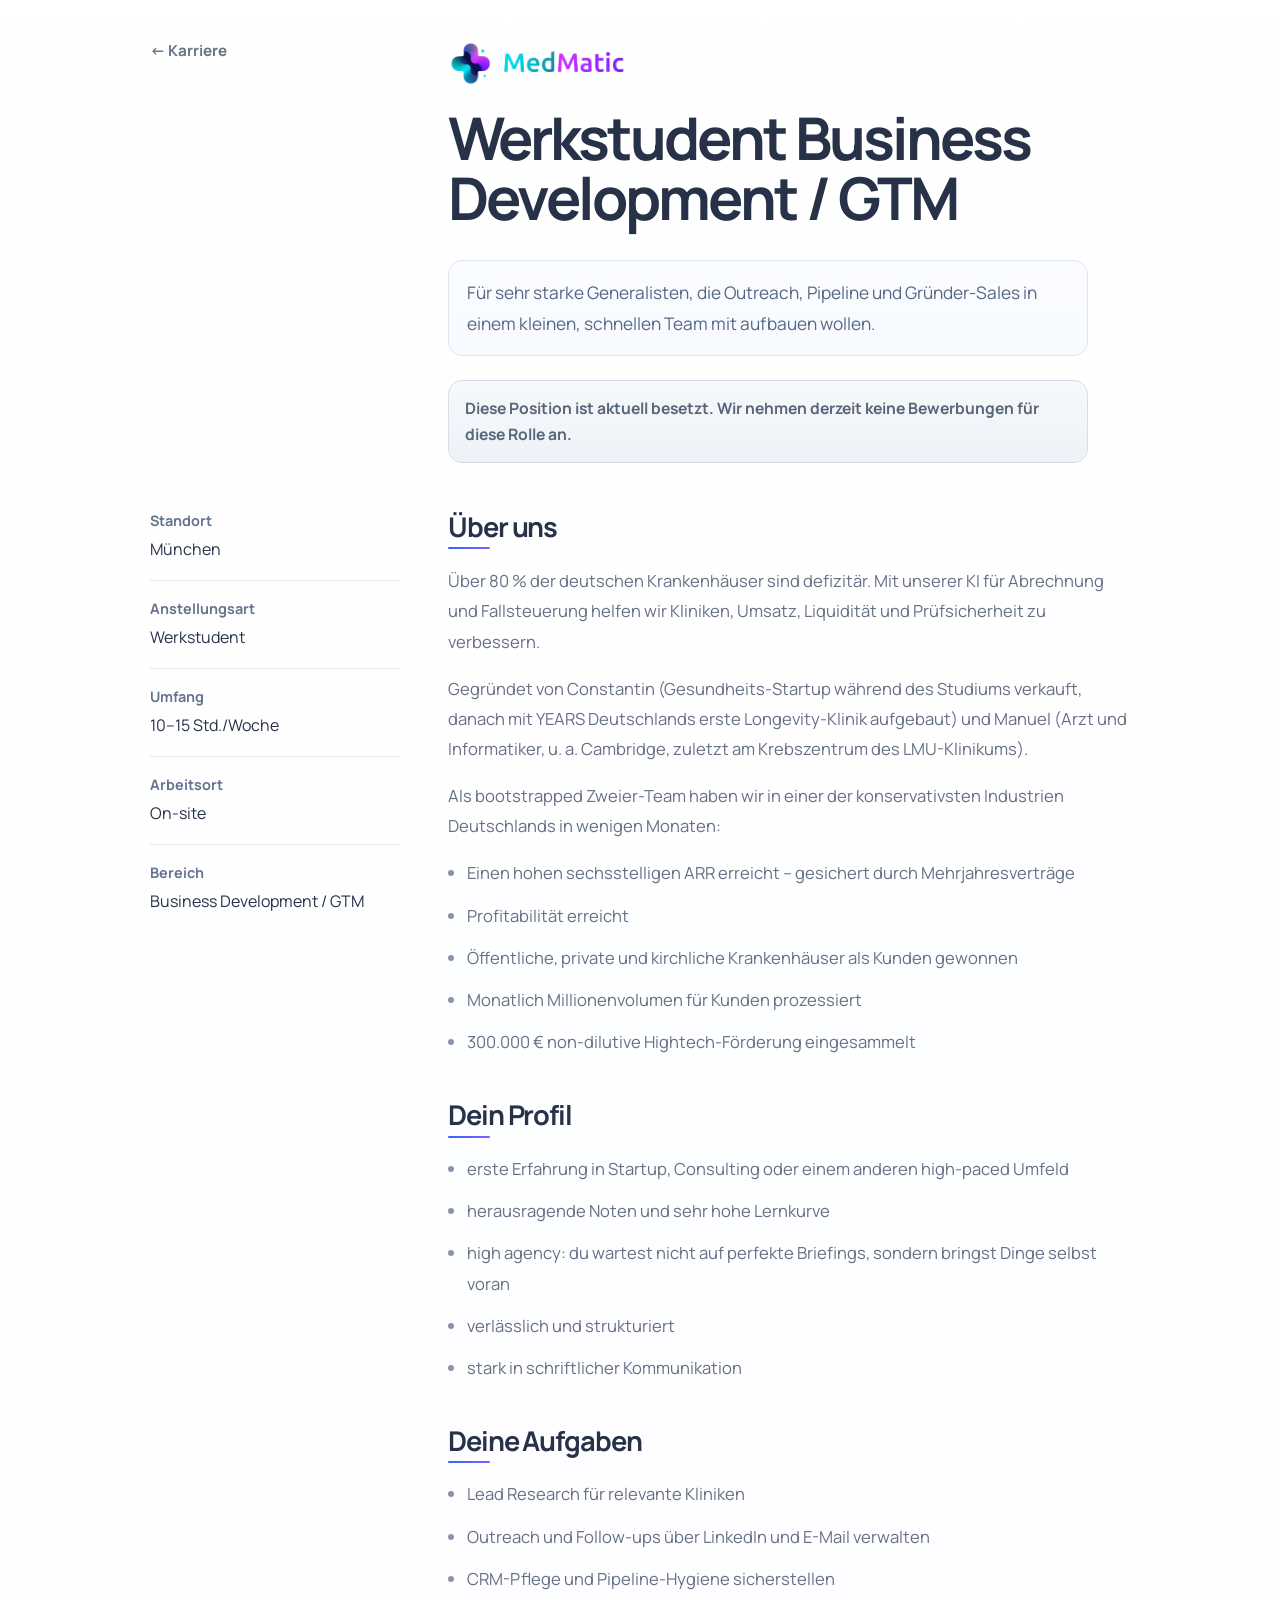
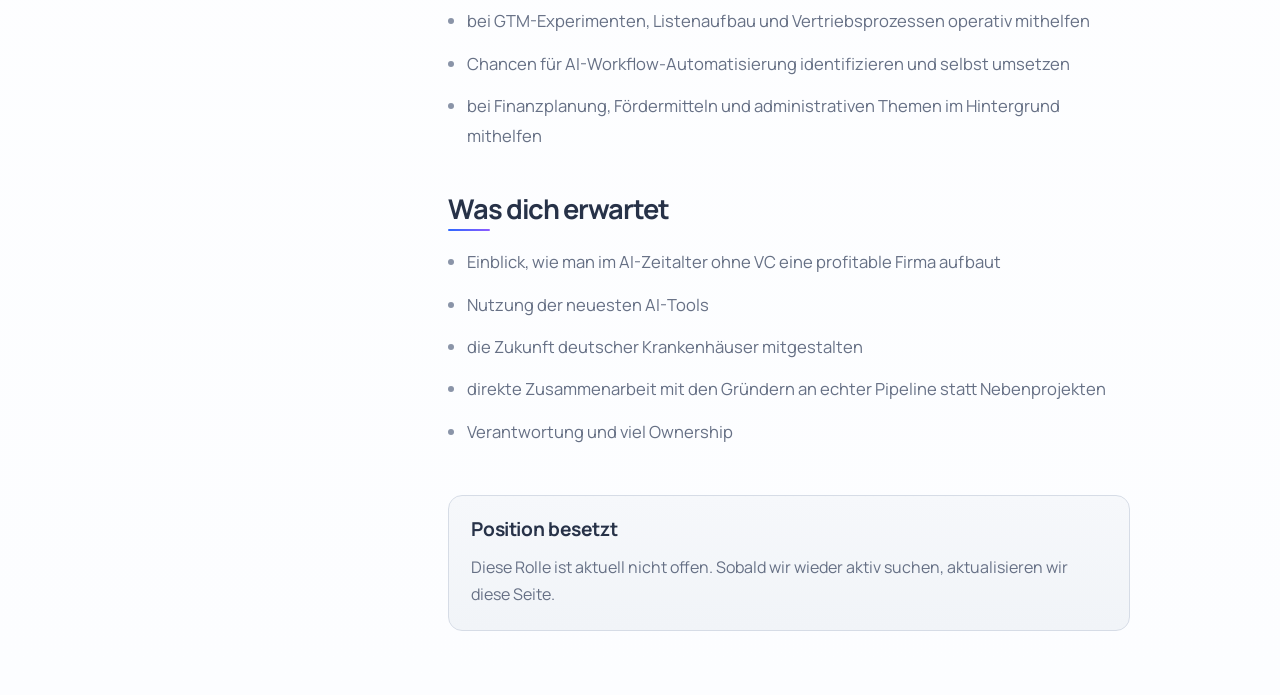
<file: werkstudent-business-development-gtm.html>
<!doctype html>
<html lang="de">
  <head>
    <meta charset="UTF-8" />
    <meta name="viewport" content="width=device-width, initial-scale=1.0" />
    <title>Werkstudent Business Development / GTM | Karriere bei Medmatic</title>
    <meta
      name="description"
      content="Karriereseite für die Rolle Werkstudent Business Development / GTM bei Medmatic."
    />
    <link rel="icon" href="./favicon.ico" sizes="any" />
    <link rel="shortcut icon" href="./favicon.ico" />
    <meta property="og:type" content="website" />
    <meta property="og:site_name" content="Medmatic" />
    <meta
      property="og:title"
      content="Werkstudent Business Development / GTM | Karriere bei Medmatic"
    />
    <meta
      property="og:description"
      content="Karriereseite für die Rolle Werkstudent Business Development / GTM bei Medmatic."
    />
    <meta property="og:image" content="./assets/MedMaticLinkedin.png" />
    <meta property="og:image:type" content="image/png" />
    <meta name="twitter:card" content="summary_large_image" />
    <meta
      name="twitter:title"
      content="Werkstudent Business Development / GTM | Karriere bei Medmatic"
    />
    <meta
      name="twitter:description"
      content="Karriereseite für die Rolle Werkstudent Business Development / GTM bei Medmatic."
    />
    <meta name="twitter:image" content="./assets/MedMaticLinkedin.png" />
    <link rel="preconnect" href="https://fonts.googleapis.com" />
    <link rel="preconnect" href="https://fonts.gstatic.com" crossorigin />
    <link
      href="https://fonts.googleapis.com/css2?family=Manrope:wght@400;500;600;700;800&display=swap"
      rel="stylesheet"
    />
    <link rel="stylesheet" href="./styles.css" />
  </head>
  <body>
    <main class="page-shell page-shell--narrow">
      <article class="job-card">
        <header class="section--intro" data-reveal>
          <div class="detail-topbar">
            <a class="back-link" href="./index.html">← Karriere</a>
            <a class="brand brand--link" href="https://medmatic.io/">
              <img
                class="brand__logo"
                src="./assets/Medmatic_Logo.png"
                alt="Medmatic"
              />
            </a>
          </div>

          <div class="detail-header">
            <h1 class="detail-title">Werkstudent Business Development / GTM</h1>
            <div class="detail-pills-mobile" aria-label="Rahmendaten">
              <span class="detail-pill">München</span>
              <span class="detail-pill">Werkstudent</span>
              <span class="detail-pill">10–15 Std./Woche</span>
              <span class="detail-pill">On-site</span>
              <span class="detail-pill">Business Development</span>
            </div>
            <p class="detail-intro">
              Für sehr starke Generalisten, die Outreach, Pipeline und
              Gründer-Sales in einem kleinen, schnellen Team mit aufbauen
              wollen.
            </p>
            <p class="detail-status" role="status">
              Diese Position ist aktuell besetzt. Wir nehmen derzeit keine
              Bewerbungen für diese Rolle an.
            </p>
          </div>
        </header>

        <section class="section" data-reveal>
          <div class="detail-layout">
            <aside class="detail-sidebar">
              <div class="meta-list">
                <div class="meta-item">
                  <span class="meta-label">Standort</span>
                  <span class="meta-value">München</span>
                </div>
                <div class="meta-item">
                  <span class="meta-label">Anstellungsart</span>
                  <span class="meta-value">Werkstudent</span>
                </div>
                <div class="meta-item">
                  <span class="meta-label">Umfang</span>
                  <span class="meta-value">10–15 Std./Woche</span>
                </div>
                <div class="meta-item">
                  <span class="meta-label">Arbeitsort</span>
                  <span class="meta-value">On-site</span>
                </div>
                <div class="meta-item">
                  <span class="meta-label">Bereich</span>
                  <span class="meta-value">Business Development / GTM</span>
                </div>
              </div>
            </aside>

            <div class="detail-content">
              <section class="content-section content-copy">
                <h2>Über uns</h2>
                <p>
                  Über 80 % der deutschen Krankenhäuser sind defizitär. Mit
                  unserer KI für Abrechnung und Fallsteuerung helfen wir
                  Kliniken, Umsatz, Liquidität und Prüfsicherheit zu
                  verbessern.
                </p>
                <p>
                  Gegründet von Constantin (Gesundheits-Startup während des
                  Studiums verkauft, danach mit YEARS Deutschlands erste
                  Longevity-Klinik aufgebaut) und Manuel (Arzt und
                  Informatiker, u. a. Cambridge, zuletzt am Krebszentrum des
                  LMU-Klinikums).
                </p>
                <p>
                  Als bootstrapped Zweier-Team haben wir in einer der
                  konservativsten Industrien Deutschlands in wenigen Monaten:
                </p>
                <ul>
                  <li>Einen hohen sechsstelligen ARR erreicht – gesichert durch Mehrjahresverträge</li>
                  <li>Profitabilität erreicht</li>
                  <li>Öffentliche, private und kirchliche Krankenhäuser als Kunden gewonnen</li>
                  <li>Monatlich Millionenvolumen für Kunden prozessiert</li>
                  <li>300.000 € non-dilutive Hightech-Förderung eingesammelt</li>
                </ul>
              </section>

              <section class="content-section content-copy" id="profil">
                <h2>Dein Profil</h2>
                <ul>
                  <li>erste Erfahrung in Startup, Consulting oder einem anderen high-paced Umfeld</li>
                  <li>herausragende Noten und sehr hohe Lernkurve</li>
                  <li>high agency: du wartest nicht auf perfekte Briefings, sondern bringst Dinge selbst voran</li>
                  <li>verlässlich und strukturiert</li>
                  <li>stark in schriftlicher Kommunikation</li>
                </ul>
              </section>

              <section class="content-section content-copy">
                <h2>Deine Aufgaben</h2>
                <ul>
                  <li>Lead Research für relevante Kliniken</li>
                  <li>Outreach und Follow-ups über LinkedIn und E-Mail verwalten</li>
                  <li>CRM-Pflege und Pipeline-Hygiene sicherstellen</li>
                  <li>bei GTM-Experimenten, Listenaufbau und Vertriebsprozessen operativ mithelfen</li>
                  <li>Chancen für AI-Workflow-Automatisierung identifizieren und selbst umsetzen</li>
                  <li>bei Finanzplanung, Fördermitteln und administrativen Themen im Hintergrund mithelfen</li>
                </ul>
              </section>

              <section class="content-section content-copy">
                <h2>Was dich erwartet</h2>
                <ul>
                  <li>Einblick, wie man im AI-Zeitalter ohne VC eine profitable Firma aufbaut</li>
                  <li>Nutzung der neuesten AI-Tools</li>
                  <li>die Zukunft deutscher Krankenhäuser mitgestalten</li>
                  <li>direkte Zusammenarbeit mit den Gründern an echter Pipeline statt Nebenprojekten</li>
                  <li>Verantwortung und viel Ownership</li>
                </ul>
              </section>

              <section class="apply-box apply-box--filled">
                <h2>Position besetzt</h2>
                <p>
                  Diese Rolle ist aktuell nicht offen. Sobald wir wieder aktiv
                  suchen, aktualisieren wir diese Seite.
                </p>
              </section>
            </div>
          </div>
        </section>
      </article>
    </main>
    <script src="./script.js"></script>
  </body>
</html>
</file>
<file: styles.css>
:root {
  --bg: #ffffff;
  --surface: #ffffff;
  --line: #e4e7ee;
  --line-strong: #d3d9e3;
  --text: #273248;
  --muted: #667085;
  --muted-soft: #8a94a8;
  --accent: #2d68ff;
  --accent-soft: #eef4ff;
  --content-width: 1080px;
  --content-narrow: 980px;
  --detail-sidebar-width: 250px;
  --detail-gap: 3rem;
}

* {
  box-sizing: border-box;
}

html {
  scroll-behavior: smooth;
}

body {
  margin: 0;
  min-height: 100vh;
  font-family: "Manrope", sans-serif;
  color: var(--text);
  background:
    linear-gradient(180deg, #ffffff 0%, #fcfdff 100%);
}

a {
  color: inherit;
  text-decoration: none;
}

.page-shell {
  width: min(calc(100% - 2rem), var(--content-width));
  margin: 0 auto;
  padding: 2.5rem 0 4rem;
}

.page-shell--narrow {
  width: min(calc(100% - 2rem), var(--content-narrow));
}

.job-card {
  background: transparent;
}

.section,
.section--intro,
.cta {
  padding: 0;
}

.section + .section,
.section + .cta,
.section--intro + .section {
  margin-top: 3rem;
}

.brand {
  display: inline-flex;
  align-items: center;
}

.brand--center {
  justify-content: center;
  width: 100%;
}

.brand--link {
  transition: opacity 160ms ease;
}

.brand--link:hover {
  opacity: 0.88;
}

.brand__logo {
  display: block;
  width: auto;
  height: 2.9rem;
}

.overview-header {
  display: grid;
  gap: 1.7rem;
}

.overview-copy {
  max-width: 48rem;
}

.overview-copy h1 {
  margin: 0;
  font-size: clamp(2.35rem, 4vw, 3.35rem);
  line-height: 1.04;
  letter-spacing: -0.04em;
}

.overview-copy p {
  margin: 1rem 0 0;
  color: var(--muted);
  font-size: 1.06rem;
  line-height: 1.78;
}

.overview-subline {
  margin-top: 1.2rem;
  color: #596b88;
  font-size: 0.94rem;
  font-weight: 700;
  letter-spacing: 0.02em;
}

.pill {
  display: inline-flex;
  align-items: center;
  min-height: 2.25rem;
  padding: 0.45rem 0.85rem;
  border: 1px solid #d8e2f3;
  border-radius: 999px;
  color: #4f5f80;
  background:
    linear-gradient(180deg, #ffffff 0%, #f4f8ff 100%);
  font-size: 0.9rem;
  font-weight: 700;
  box-shadow: 0 1px 0 rgba(255, 255, 255, 0.85) inset;
}

.section-heading {
  margin: 0 0 1.35rem;
  font-size: 2rem;
  line-height: 1.1;
  letter-spacing: -0.04em;
}

.section-heading--small {
  font-size: 1.06rem;
  line-height: 1.3;
  letter-spacing: 0;
  color: var(--muted);
  font-weight: 800;
  text-transform: uppercase;
}

.jobs-list {
  border-top: 1px solid var(--line);
}

.job-row {
  display: block;
  margin-top: 0.85rem;
  padding: 1.35rem 1.2rem;
  border: 1px solid var(--line);
  border-radius: 14px;
  background: linear-gradient(180deg, #ffffff 0%, #fbfcff 100%);
  box-shadow:
    0 1px 0 rgba(255, 255, 255, 0.85) inset,
    0 0 0 1px rgba(98, 123, 255, 0.06),
    0 10px 24px rgba(96, 110, 214, 0.08);
  transition:
    background-color 160ms ease,
    border-color 160ms ease,
    box-shadow 160ms ease,
    transform 160ms ease;
}

.job-row:hover {
  border-color: #cfd8e6;
  background: linear-gradient(180deg, #fcfdff 0%, #f7f9fc 100%);
  box-shadow:
    0 1px 0 rgba(255, 255, 255, 0.88) inset,
    0 0 0 1px rgba(85, 114, 255, 0.1),
    0 14px 30px rgba(84, 103, 200, 0.12);
  transform: translateY(-1px);
}

.job-row--filled {
  cursor: default;
  color: #69758b;
  background: linear-gradient(180deg, #f4f6fa 0%, #eef2f7 100%);
  border-color: #d8dde6;
  box-shadow: none;
  opacity: 0.72;
}

.job-row--filled:hover {
  border-color: #d8dde6;
  background: linear-gradient(180deg, #f4f6fa 0%, #eef2f7 100%);
  box-shadow: none;
  transform: none;
}

.job-row__header {
  display: flex;
  align-items: baseline;
  justify-content: space-between;
  gap: 1rem;
}

.job-row__title {
  margin: 0;
  font-size: 1.32rem;
  line-height: 1.2;
  letter-spacing: -0.03em;
}

.job-row__meta {
  margin-top: 0.5rem;
  color: var(--muted);
  font-size: 0.96rem;
  line-height: 1.6;
}

.job-row__status {
  flex: 0 0 auto;
  display: inline-flex;
  align-items: center;
  justify-content: center;
  min-height: 1.8rem;
  padding: 0.34rem 0.68rem;
  border: 1px solid #cfd6e2;
  border-radius: 999px;
  color: #596579;
  background: #ffffff;
  font-size: 0.78rem;
  font-weight: 800;
  line-height: 1;
  text-transform: uppercase;
  letter-spacing: 0.04em;
}

.detail-topbar {
  display: grid;
  grid-template-columns: var(--detail-sidebar-width) minmax(0, 1fr);
  gap: var(--detail-gap);
  align-items: start;
  margin-bottom: 1.35rem;
}

.back-link {
  color: var(--muted);
  font-size: 0.95rem;
  font-weight: 700;
  transition: color 160ms ease;
}

.back-link:hover {
  color: var(--text);
}

.detail-header {
  display: grid;
  gap: 1.5rem;
  margin-left: calc(var(--detail-sidebar-width) + var(--detail-gap));
  max-width: 44rem;
  margin-bottom: 0.35rem;
}

.detail-title {
  margin: 0;
  max-width: 15ch;
  font-size: clamp(2.4rem, 4.6vw, 3.8rem);
  line-height: 1.02;
  letter-spacing: -0.05em;
  text-wrap: balance;
}

.detail-pills-mobile {
  display: none;
}

.detail-pill {
  display: inline-flex;
  align-items: center;
  justify-content: center;
  min-height: 2rem;
  padding: 0.45rem 0.78rem;
  border: 1px solid #dbe3f2;
  border-radius: 999px;
  background: linear-gradient(180deg, #ffffff 0%, #f7faff 100%);
  color: #51627f;
  font-size: 0.86rem;
  font-weight: 700;
  line-height: 1;
}

.detail-intro {
  max-width: 40rem;
  margin: 0.5rem 0 0;
  padding: 1rem 1.15rem;
  color: #556783;
  font-size: 1.08rem;
  line-height: 1.8;
  border: 1px solid #dde5f2;
  border-radius: 14px;
  background: linear-gradient(180deg, #fbfcff 0%, #f7faff 100%);
}

.detail-status {
  max-width: 40rem;
  margin: 0;
  padding: 0.9rem 1rem;
  border: 1px solid #d6dce6;
  border-radius: 14px;
  color: #596579;
  background: linear-gradient(180deg, #f6f8fb 0%, #eef2f7 100%);
  font-size: 0.98rem;
  font-weight: 700;
  line-height: 1.65;
}

.detail-layout {
  display: grid;
  grid-template-columns: var(--detail-sidebar-width) minmax(0, 1fr);
  gap: var(--detail-gap);
  align-items: start;
  margin-top: 2.2rem;
}

.detail-sidebar {
  position: sticky;
  top: 2rem;
}

.meta-list {
  display: grid;
  gap: 0;
  margin: 0;
}

.meta-item {
  padding: 1.1rem 0;
  border-top: 1px solid var(--line);
}

.meta-item:first-child {
  padding-top: 0;
  border-top: 0;
}

.meta-label {
  display: block;
  margin-bottom: 0.45rem;
  color: #65738f;
  font-size: 0.9rem;
  font-weight: 700;
}

.meta-value {
  display: block;
  color: var(--text);
  font-size: 1rem;
  line-height: 1.6;
}

.detail-content {
  min-width: 0;
}

.content-section + .content-section {
  margin-top: 2.6rem;
}

.content-section h2 {
  margin: 0 0 0.9rem;
  font-size: 1.7rem;
  line-height: 1.15;
  letter-spacing: -0.04em;
  position: relative;
  padding-bottom: 0.45rem;
}

.content-section h2::after {
  content: "";
  position: absolute;
  left: 0;
  bottom: 0;
  width: 42px;
  height: 2px;
  background: linear-gradient(90deg, var(--accent), #8d5bff);
  border-radius: 999px;
}

.content-copy {
  max-width: 44rem;
}

.content-copy p,
.content-copy li {
  color: var(--muted);
  font-size: 1.04rem;
  line-height: 1.82;
}

.content-copy p + p,
.content-copy ul,
.content-copy p + ul {
  margin-top: 1rem;
}

.content-copy ul {
  padding-left: 1.2rem;
}

.content-copy li + li {
  margin-top: 0.75rem;
}

.content-copy li::marker {
  color: var(--muted-soft);
}

.apply-box {
  margin-top: 3rem;
  padding: 1.35rem 1.4rem;
  border: 1px solid #dce5f4;
  border-radius: 14px;
  background: linear-gradient(180deg, #f8fbff 0%, #fbfcff 100%);
}

.apply-box h2 {
  margin: 0 0 0.7rem;
  font-size: 1.2rem;
  line-height: 1.3;
  letter-spacing: -0.02em;
}

.apply-box p {
  margin: 0;
  color: var(--muted);
  font-size: 1rem;
  line-height: 1.72;
}

.apply-box--filled {
  border-color: #d6dce6;
  background: linear-gradient(180deg, #f6f8fb 0%, #f1f4f8 100%);
}

.text-link {
  color: var(--text);
  font-weight: 700;
  text-decoration: underline;
  text-decoration-color: #c9d1ea;
  text-underline-offset: 0.16em;
}

[data-reveal] {
  opacity: 0;
  transform: translateY(14px);
  transition:
    opacity 520ms cubic-bezier(0.22, 1, 0.36, 1),
    transform 520ms cubic-bezier(0.22, 1, 0.36, 1);
  will-change: opacity, transform;
}

[data-reveal].is-visible {
  opacity: 1;
  transform: translateY(0);
}

@media (prefers-reduced-motion: reduce) {
  *,
  *::before,
  *::after {
    animation: none !important;
    transition: none !important;
    scroll-behavior: auto !important;
  }

  [data-reveal] {
    opacity: 1;
    transform: none;
  }
}

@media (max-width: 960px) {
  .page-shell,
  .page-shell--wide,
  .page-shell--narrow {
    width: min(calc(100% - 2rem), var(--content-width));
  }

  .overview-copy {
    max-width: 42rem;
  }

  .overview-header {
    gap: 1.9rem;
  }

  .overview-copy p {
    font-size: 1.02rem;
    line-height: 1.78;
  }

  .job-row {
    padding: 1.2rem 1.05rem;
  }

  .job-row__title {
    font-size: 1.2rem;
  }

  .detail-topbar {
    grid-template-columns: 1fr;
    gap: 1rem;
    margin-bottom: 1.5rem;
  }

  .detail-layout {
    grid-template-columns: 1fr;
    gap: 2.25rem;
    margin-top: 1.75rem;
  }

  .detail-sidebar {
    position: static;
  }

  .detail-header {
    margin-left: 0;
    margin-bottom: 0;
    max-width: 40rem;
    gap: 1.15rem;
  }

  .detail-intro {
    margin-top: 0.7rem;
    font-size: 1.02rem;
    line-height: 1.72;
    padding: 1.05rem 1.05rem;
  }

  .meta-list {
    grid-template-columns: repeat(2, minmax(0, 1fr));
    gap: 0 1.5rem;
  }

  .meta-item {
    padding: 0.95rem 0;
  }

  .meta-item:nth-child(2) {
    border-top: 0;
    padding-top: 0;
  }
}

@media (max-width: 640px) {
  .page-shell,
  .page-shell--wide,
  .page-shell--narrow {
    width: min(calc(100% - 2.5rem), var(--content-width));
    padding: 2rem 0 3.35rem;
  }

  .brand__logo {
    height: 2.15rem;
  }

  .overview-header {
    gap: 2rem;
  }

  .overview-copy h1,
  .detail-title {
    font-size: 2rem;
    letter-spacing: -0.045em;
  }

  .overview-copy p {
    margin-top: 1.2rem;
    font-size: 0.95rem;
    line-height: 1.74;
  }

  .overview-subline {
    margin-top: 1.4rem;
    font-size: 0.92rem;
  }

  .section + .section,
  .section + .cta,
  .section--intro + .section {
    margin-top: 3.15rem;
  }

  .section-heading--small {
    margin-bottom: 1rem;
    font-size: 0.92rem;
    letter-spacing: 0.03em;
  }

  .jobs-list {
    border-top: 0;
  }

  .job-row {
    margin-top: 0;
    padding: 1.28rem 1.18rem;
    border-radius: 18px;
  }

  .job-row + .job-row {
    margin-top: 0.85rem;
  }

  .job-row__header {
    align-items: flex-start;
    gap: 0.7rem;
  }

  .job-row__title {
    font-size: 1.18rem;
    line-height: 1.22;
  }

  .job-row__meta {
    margin-top: 0.55rem;
    font-size: 0.92rem;
    line-height: 1.6;
  }

  .detail-topbar {
    gap: 0.85rem;
    margin-bottom: 1.55rem;
  }

  .back-link {
    font-size: 0.92rem;
  }

  .content-section h2 {
    font-size: 1.45rem;
  }

  .detail-title {
    max-width: none;
    font-size: 1.88rem;
    line-height: 1.03;
  }

  .detail-header {
    gap: 1.25rem;
  }

  .detail-pills-mobile {
    display: flex;
    flex-wrap: wrap;
    gap: 0.65rem;
    margin-top: -0.15rem;
  }

  .detail-intro {
    margin-top: 0.65rem;
    padding: 1.1rem 1rem;
    font-size: 0.97rem;
    line-height: 1.72;
  }

  .detail-layout {
    gap: 2.3rem;
    margin-top: 2rem;
  }

  .detail-sidebar {
    display: none;
  }

  .content-section + .content-section {
    margin-top: 2.7rem;
  }

  .content-copy p,
  .content-copy li {
    font-size: 0.96rem;
    line-height: 1.76;
  }

  .content-copy p + p,
  .content-copy ul,
  .content-copy p + ul {
    margin-top: 1.15rem;
  }

  .apply-box {
    margin-top: 2.8rem;
    padding: 1.2rem 1rem;
  }
}
</file>
